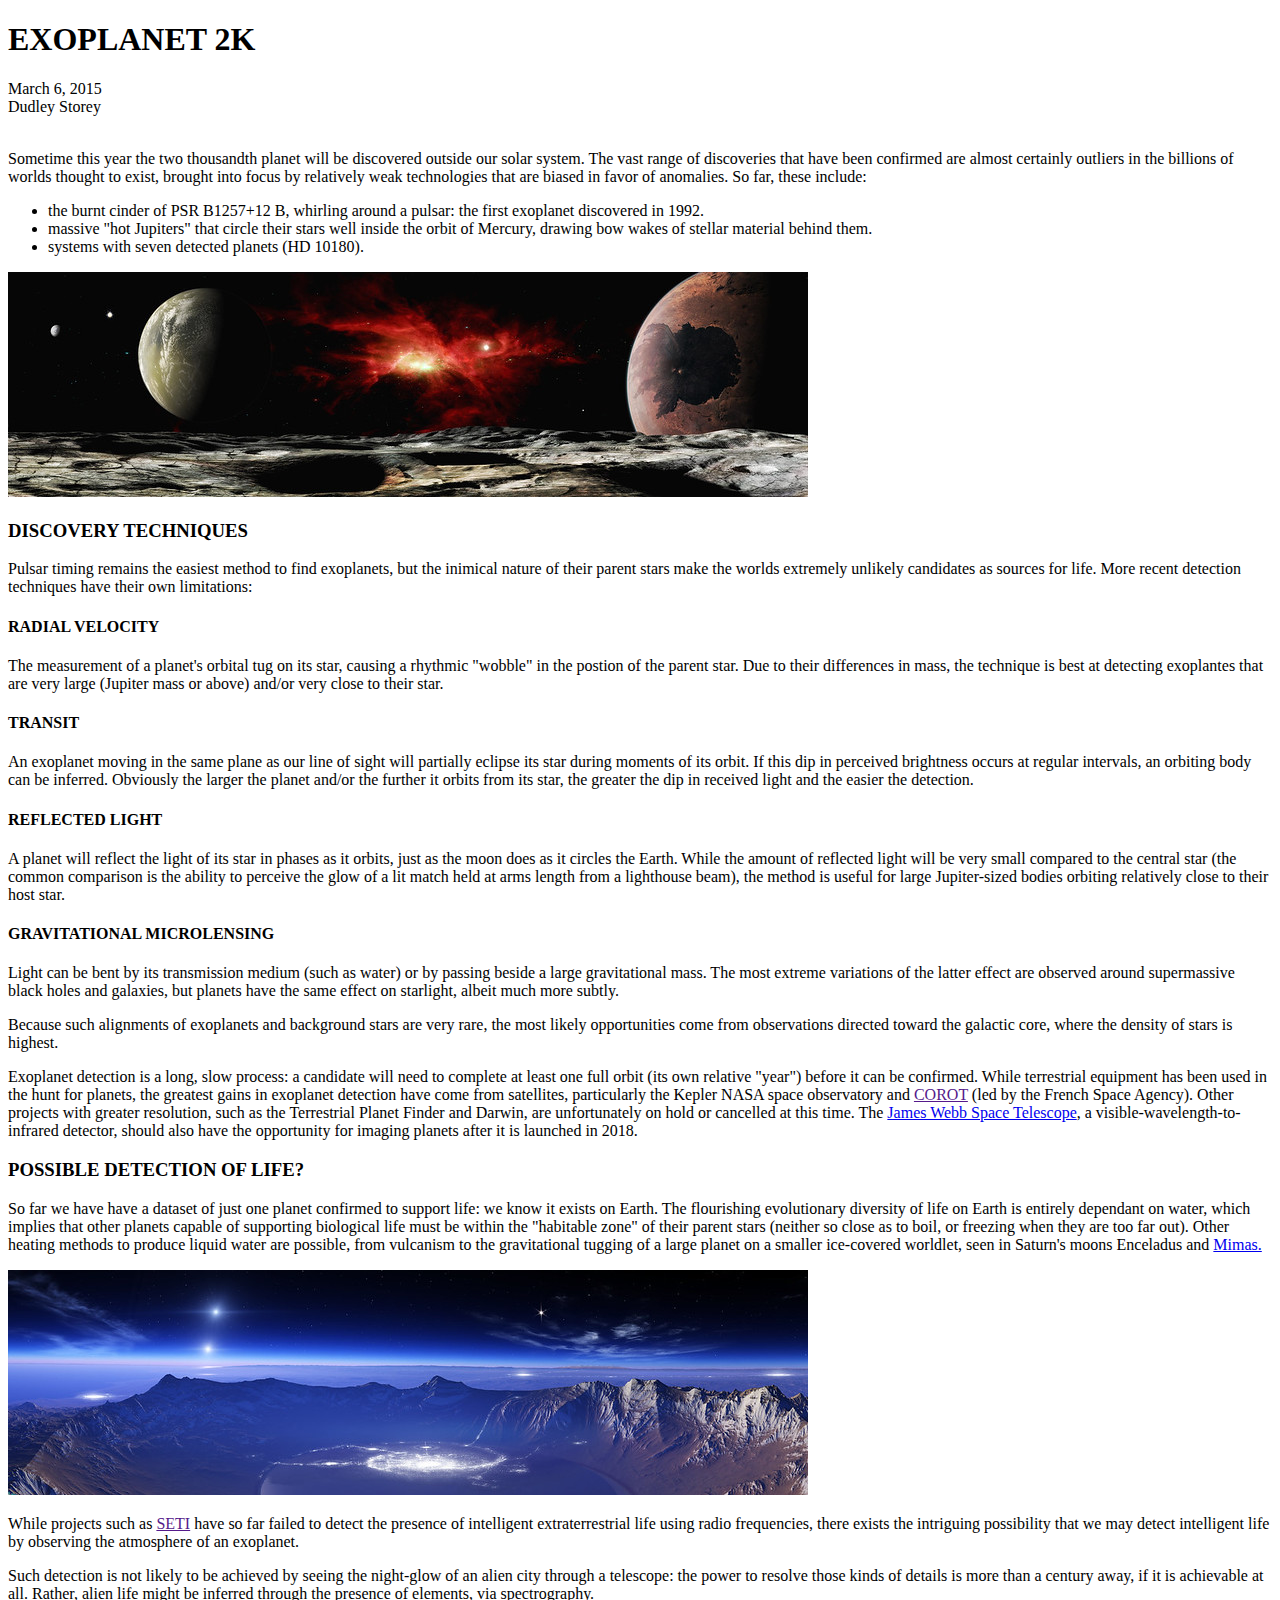
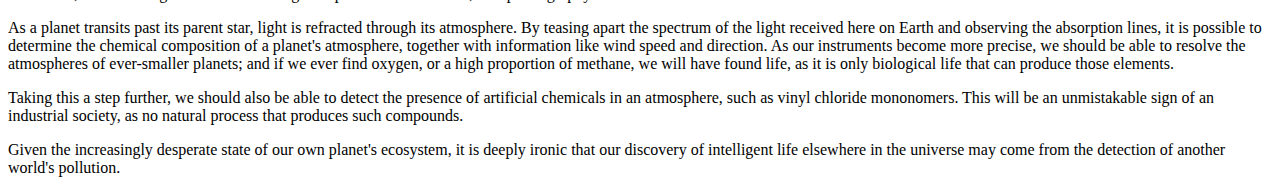
<file: Assignment5/index.html>
<!DOCTYPE html>
<html lang="en">
    <head>
        <meta charset="utf-8">
        <meta name="viewport" content="width=device-width, initial-scale=1.0, shrink-to-fit=no">
        <meta name="description" content="Assignment 3">
        <title>Exoplanet 2k</title>
        <link rel="stylesheet" href="exoplanet.scss" type="text/scss">
    </head>
    <body>

        <h1>EXOPLANET 2K</h1>
        <div class="date">
            March 6, 2015
        </div>

        <div class="name">
            Dudley Storey
        </div>
        <br>
        <div class="p1">
            <p>Sometime this year the two thousandth planet will be discovered outside our solar system. The vast range of discoveries that have been confirmed are almost certainly outliers in the billions of worlds thought to exist, brought into focus by relatively weak technologies that are biased in favor of anomalies. So far, these include: </p>
        </div>

        <div class="list">
            <ul>
                <li>the burnt cinder of PSR B1257+12 B, whirling around a pulsar: the first exoplanet discovered in 1992.</li>
                <li>massive "hot Jupiters" that circle their stars well inside the orbit of Mercury, drawing bow wakes of stellar material behind them.</li>
                <li>systems with seven detected planets (HD 10180).</li>
            </ul>
        </div>
        <img class="miri" src="miridian.jpg" alt="a picture of a space miridian">
        <h3>DISCOVERY TECHNIQUES</h3>
        <div class="p2">
            <p>Pulsar timing remains the easiest method to find exoplanets, but the inimical nature of their parent stars make the worlds extremely unlikely candidates as sources for life. More recent detection techniques have their own limitations:</p>
        </div>

        <h4>RADIAL VELOCITY</h4>
        <div class="RV">
            <p>The measurement of a planet's orbital tug on its star, causing a rhythmic "wobble" in the postion of the parent star. Due to their differences in mass, the technique is best at detecting exoplantes that are very large (Jupiter mass or above) and/or very close to their star.</p>
        </div>

        <h4>TRANSIT</h4>
        <div class="TR">
            <p>An exoplanet moving in the same plane as our line of sight will partially eclipse its star during moments of its orbit. If this dip in perceived brightness occurs at regular intervals, an orbiting body can be inferred. Obviously the larger the planet and/or the further it orbits from its star, the greater the dip in received light and the easier the detection.</p>
        </div>

        <h4>REFLECTED LIGHT</h4>
        <div class="RL">
            <p>A planet will reflect the light of its star in phases as it orbits, just as the moon does as it circles the Earth. While the amount of reflected light will be very small compared to the central star (the common comparison is the ability to perceive the glow of a lit match held at arms length from a lighthouse beam), the method is useful for large Jupiter-sized bodies orbiting relatively close to their host star.</p>
        </div>

        <h4>GRAVITATIONAL MICROLENSING</h4>
        <div class="GL">
            <p>Light can be bent by its transmission medium (such as water) or by passing beside a large gravitational mass. The most extreme variations of the latter effect are observed around supermassive black holes and galaxies, but planets have the same effect on starlight, albeit much more subtly.</p>
            <p>Because such alignments of exoplanets and background stars are very rare, the most likely opportunities come from observations directed toward the galactic core, where the density of stars is highest.</p>
            <p>Exoplanet detection is a long, slow process: a candidate will need to complete at least one full orbit (its own relative "year") before it can be confirmed. While terrestrial equipment has been used in the hunt for planets, the greatest gains in exoplanet detection have come from satellites, particularly the Kepler NASA space observatory and <a href="" title="A space telescope mission that ran from 2006-2013 with the objectives of searching for extrasolar planets with short orbital periods, and perfroming asteroseismology by measuring star oscillation. Stands for Convection, Rotation, and planetary Transits.">COROT</a> (led by the French Space Agency). Other projects with greater resolution, such as the Terrestrial Planet Finder and Darwin, are unfortunately on hold or cancelled at this time. The <a href="https://webb.nasa.gov/content/webbLaunch/needToKnow.html#quickStart">James Webb Space Telescope</a>, a visible-wavelength-to-infrared detector, should also have the opportunity for imaging planets after it is launched in 2018.</p>
        </div>
        
        <h3>POSSIBLE DETECTION OF LIFE?</h3>

        <div class="life1">
            <p>So far we have have a dataset of just one planet confirmed to support life: we know it exists on Earth. The flourishing evolutionary diversity of life on Earth is entirely dependant on water, which implies that other planets capable of supporting biological life must be within the "habitable zone" of their parent stars (neither so close as to boil, or freezing when they are too far out). Other heating methods to produce liquid water are possible, from vulcanism to the gravitational tugging of a large planet on a smaller ice-covered worldlet, seen in Saturn's moons Enceladus and <a href="https://solarsystem.nasa.gov/moons/saturn-moons/mimas/in-depth/">Mimas.</a></p>
        </div>
        <div class="occupado">
            <img src="occupied.jpg" alt="occupied space">
        </div>
        <div class="life2">
            <p>While projects such as <a href="" title="Search for Extraterrestrial Intelligence">SETI</a> have so far failed to detect the presence of intelligent extraterrestrial life using radio frequencies, there exists the intriguing possibility that we may detect intelligent life by observing the atmosphere of an exoplanet.</p>
            <p>Such detection is not likely to be achieved by seeing the night-glow of an alien city through a telescope: the power to resolve those kinds of details is more than a century away, if it is achievable at all. Rather, alien life might be inferred through the presence of elements, via spectrography.</p>
            <p>As a planet transits past its parent star, light is refracted through its atmosphere. By teasing apart the spectrum of the light received here on Earth and observing the absorption lines, it is possible to determine the chemical composition of a planet's atmosphere, together with information like wind speed and direction. As our instruments become more precise, we should be able to resolve the atmospheres of ever-smaller planets; and if we ever find oxygen, or a high proportion of methane, we will have found life, as it is only biological life that can produce those elements.</p>
            <p>Taking this a step further, we should also be able to detect the presence of artificial chemicals in an atmosphere, such as vinyl chloride mononomers. This will be an unmistakable sign of an industrial society, as no natural process that produces such compounds.</p>
            <p>Given the increasingly desperate state of our own planet's ecosystem, it is deeply ironic that our discovery of intelligent life elsewhere in the universe may come from the detection of another world's pollution.</p>
        </div>

    </body>
</html>
</file>
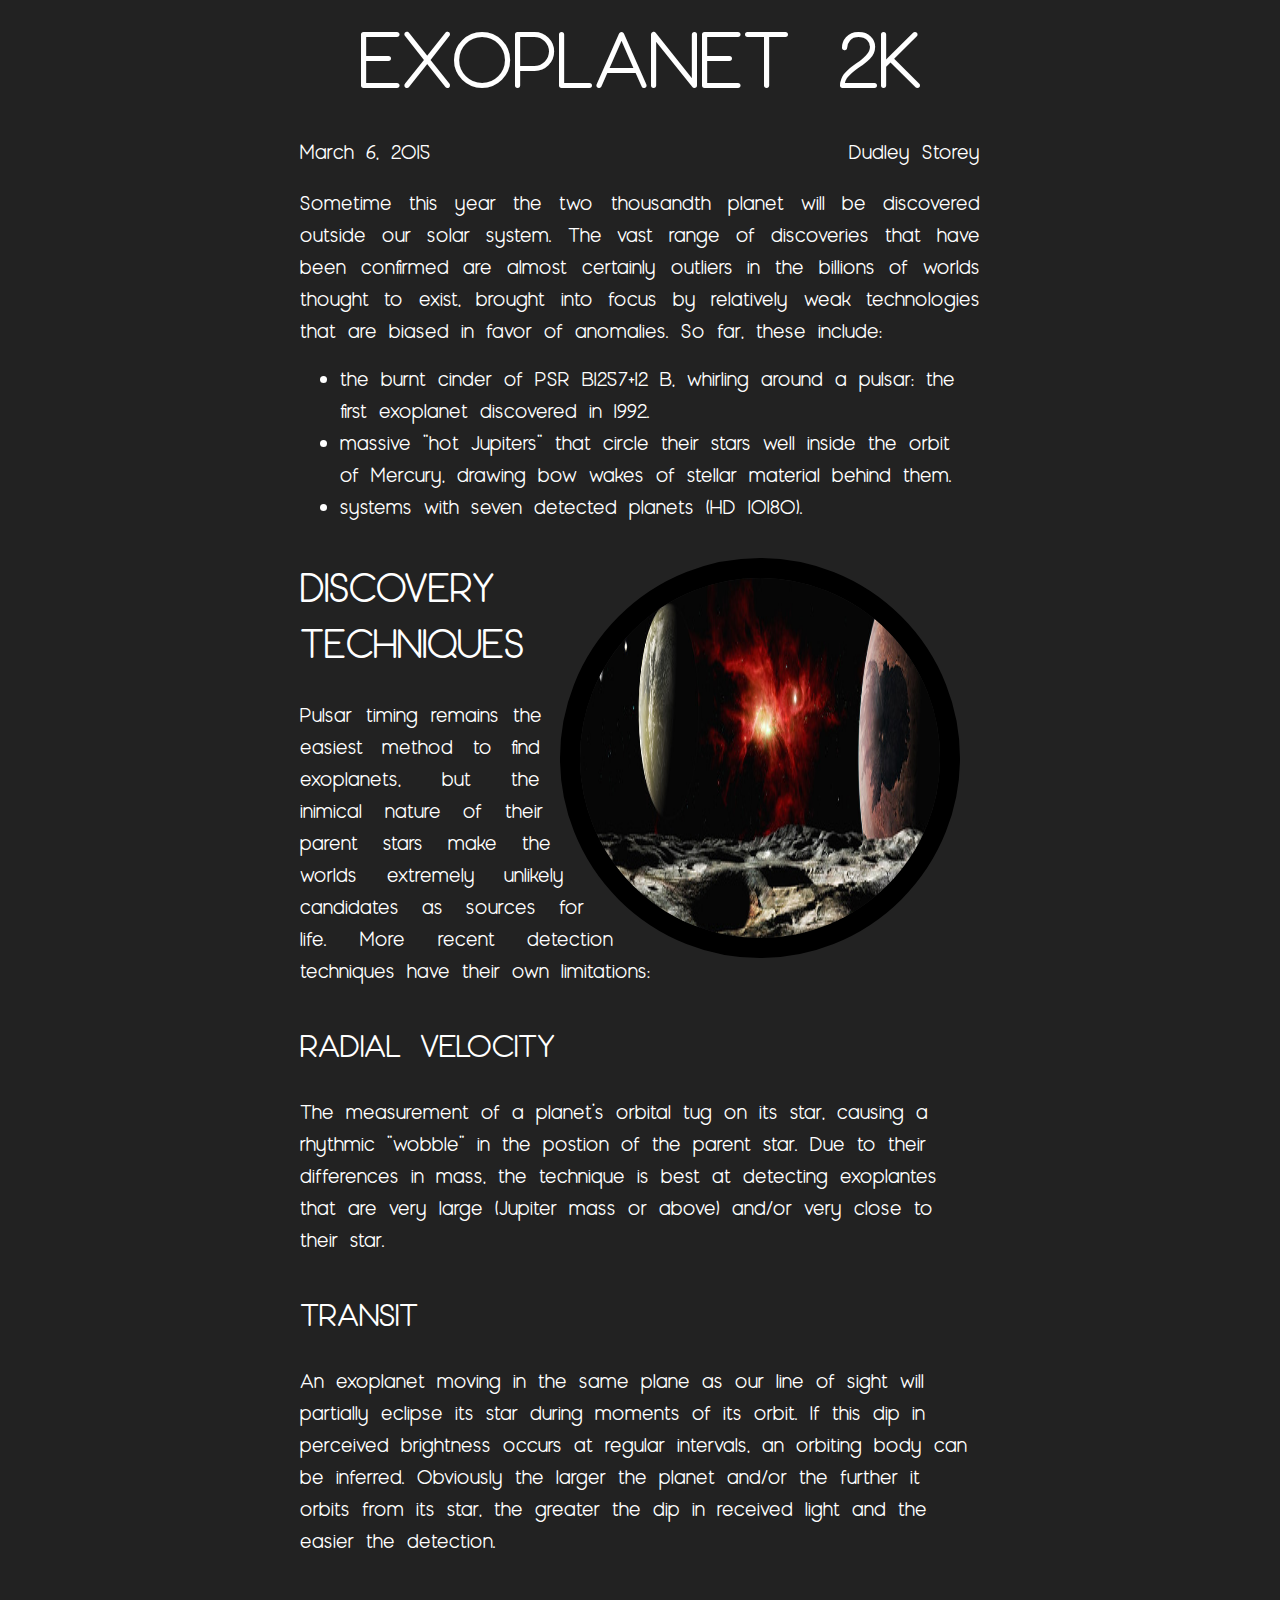
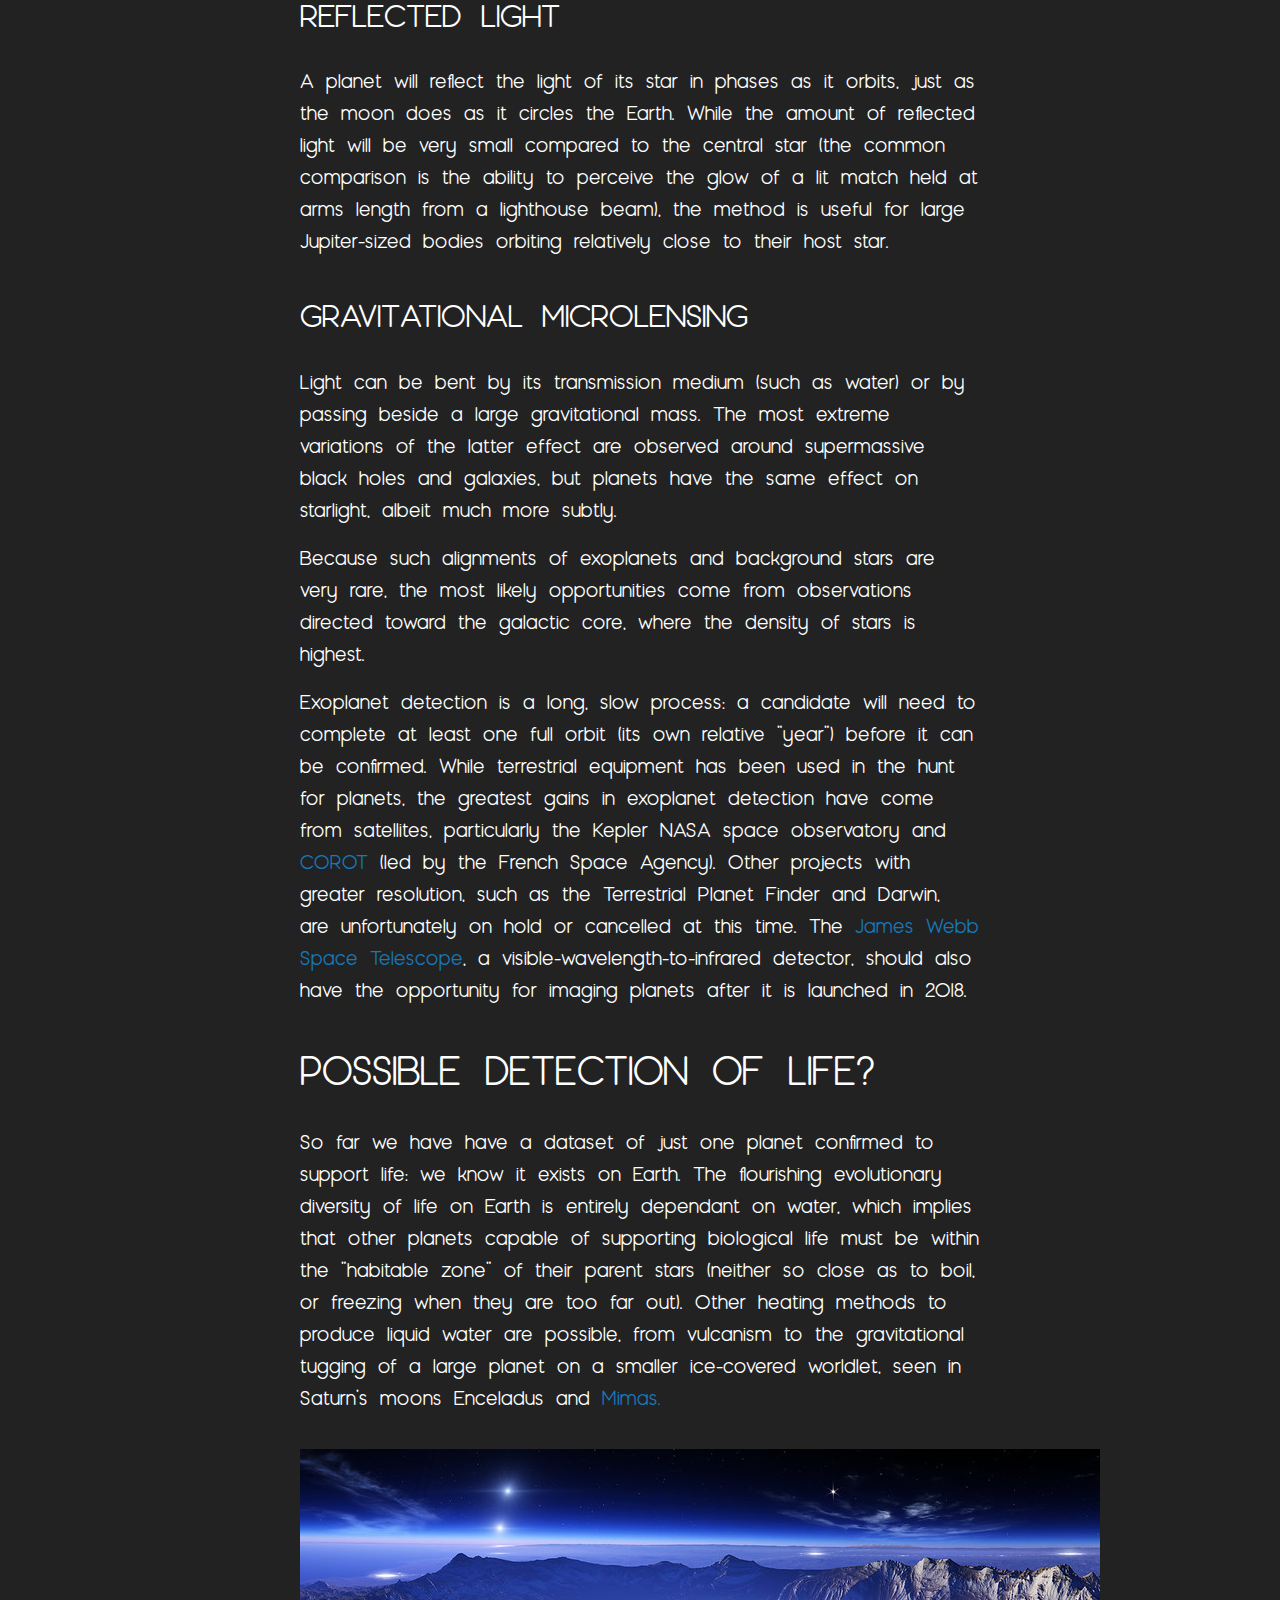
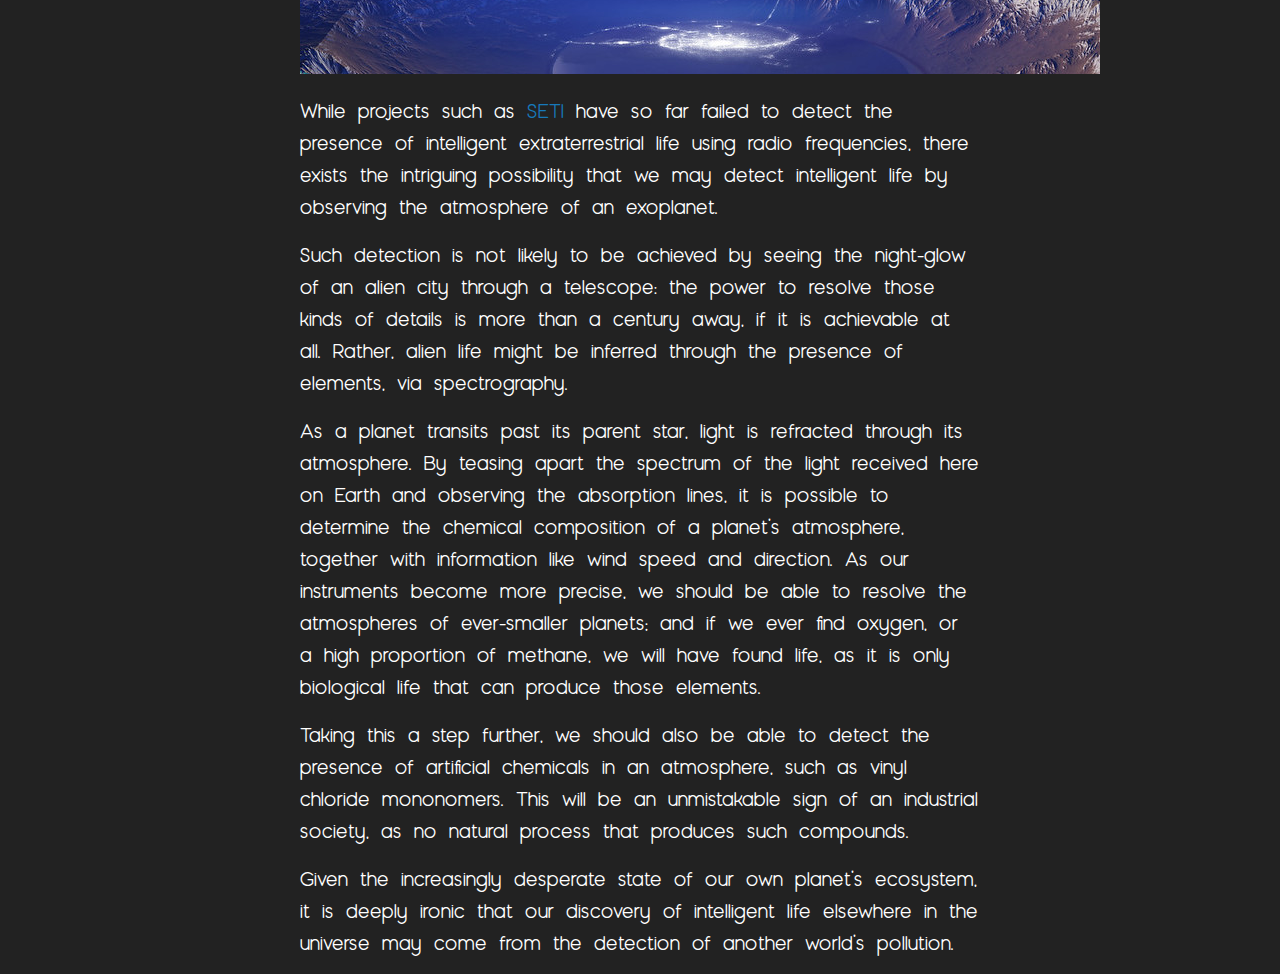
<file: Assignment4/exoplanet.html>
<!DOCTYPE html>
<html lang="en">
    <head>
        <meta charset="utf-8">
        <meta name="viewport" content="width=device-width, initial-scale=1.0, shrink-to-fit=no">
        <meta name="description" content="Assignment 3">
        <title>Exoplanet 2k</title>
        <link rel="stylesheet" href="exoplanet.css" type="text/css">
    </head>
    <body>

        <h1>EXOPLANET 2K</h1>
        <div class="date">
            March 6, 2015
        </div>

        <div class="name">
            Dudley Storey
        </div>
        <br>
        <div class="p1">
            <p>Sometime this year the two thousandth planet will be discovered outside our solar system. The vast range of discoveries that have been confirmed are almost certainly outliers in the billions of worlds thought to exist, brought into focus by relatively weak technologies that are biased in favor of anomalies. So far, these include: </p>
        </div>

        <div class="list">
            <ul>
                <li>the burnt cinder of PSR B1257+12 B, whirling around a pulsar: the first exoplanet discovered in 1992.</li>
                <li>massive "hot Jupiters" that circle their stars well inside the orbit of Mercury, drawing bow wakes of stellar material behind them.</li>
                <li>systems with seven detected planets (HD 10180).</li>
            </ul>
        </div>
        <img class="miri" src="miridian.jpg" alt="a picture of a space miridian">
        <h3>DISCOVERY TECHNIQUES</h3>
        <div class="p2">
            <p>Pulsar timing remains the easiest method to find exoplanets, but the inimical nature of their parent stars make the worlds extremely unlikely candidates as sources for life. More recent detection techniques have their own limitations:</p>
        </div>

        <h4>RADIAL VELOCITY</h4>
        <div class="RV">
            <p>The measurement of a planet's orbital tug on its star, causing a rhythmic "wobble" in the postion of the parent star. Due to their differences in mass, the technique is best at detecting exoplantes that are very large (Jupiter mass or above) and/or very close to their star.</p>
        </div>

        <h4>TRANSIT</h4>
        <div class="TR">
            <p>An exoplanet moving in the same plane as our line of sight will partially eclipse its star during moments of its orbit. If this dip in perceived brightness occurs at regular intervals, an orbiting body can be inferred. Obviously the larger the planet and/or the further it orbits from its star, the greater the dip in received light and the easier the detection.</p>
        </div>

        <h4>REFLECTED LIGHT</h4>
        <div class="RL">
            <p>A planet will reflect the light of its star in phases as it orbits, just as the moon does as it circles the Earth. While the amount of reflected light will be very small compared to the central star (the common comparison is the ability to perceive the glow of a lit match held at arms length from a lighthouse beam), the method is useful for large Jupiter-sized bodies orbiting relatively close to their host star.</p>
        </div>

        <h4>GRAVITATIONAL MICROLENSING</h4>
        <div class="GL">
            <p>Light can be bent by its transmission medium (such as water) or by passing beside a large gravitational mass. The most extreme variations of the latter effect are observed around supermassive black holes and galaxies, but planets have the same effect on starlight, albeit much more subtly.</p>
            <p>Because such alignments of exoplanets and background stars are very rare, the most likely opportunities come from observations directed toward the galactic core, where the density of stars is highest.</p>
            <p>Exoplanet detection is a long, slow process: a candidate will need to complete at least one full orbit (its own relative "year") before it can be confirmed. While terrestrial equipment has been used in the hunt for planets, the greatest gains in exoplanet detection have come from satellites, particularly the Kepler NASA space observatory and <a href="" title="A space telescope mission that ran from 2006-2013 with the objectives of searching for extrasolar planets with short orbital periods, and perfroming asteroseismology by measuring star oscillation. Stands for Convection, Rotation, and planetary Transits.">COROT</a> (led by the French Space Agency). Other projects with greater resolution, such as the Terrestrial Planet Finder and Darwin, are unfortunately on hold or cancelled at this time. The <a href="https://webb.nasa.gov/content/webbLaunch/needToKnow.html#quickStart">James Webb Space Telescope</a>, a visible-wavelength-to-infrared detector, should also have the opportunity for imaging planets after it is launched in 2018.</p>
        </div>
        
        <h3>POSSIBLE DETECTION OF LIFE?</h3>

        <div class="life1">
            <p>So far we have have a dataset of just one planet confirmed to support life: we know it exists on Earth. The flourishing evolutionary diversity of life on Earth is entirely dependant on water, which implies that other planets capable of supporting biological life must be within the "habitable zone" of their parent stars (neither so close as to boil, or freezing when they are too far out). Other heating methods to produce liquid water are possible, from vulcanism to the gravitational tugging of a large planet on a smaller ice-covered worldlet, seen in Saturn's moons Enceladus and <a href="https://solarsystem.nasa.gov/moons/saturn-moons/mimas/in-depth/">Mimas.</a></p>
        </div>
        <div class="occupado">
            <img src="occupied.jpg" alt="occupied space">
        </div>
        <div class="life2">
            <p>While projects such as <a href="" title="Search for Extraterrestrial Intelligence">SETI</a> have so far failed to detect the presence of intelligent extraterrestrial life using radio frequencies, there exists the intriguing possibility that we may detect intelligent life by observing the atmosphere of an exoplanet.</p>
            <p>Such detection is not likely to be achieved by seeing the night-glow of an alien city through a telescope: the power to resolve those kinds of details is more than a century away, if it is achievable at all. Rather, alien life might be inferred through the presence of elements, via spectrography.</p>
            <p>As a planet transits past its parent star, light is refracted through its atmosphere. By teasing apart the spectrum of the light received here on Earth and observing the absorption lines, it is possible to determine the chemical composition of a planet's atmosphere, together with information like wind speed and direction. As our instruments become more precise, we should be able to resolve the atmospheres of ever-smaller planets; and if we ever find oxygen, or a high proportion of methane, we will have found life, as it is only biological life that can produce those elements.</p>
            <p>Taking this a step further, we should also be able to detect the presence of artificial chemicals in an atmosphere, such as vinyl chloride mononomers. This will be an unmistakable sign of an industrial society, as no natural process that produces such compounds.</p>
            <p>Given the increasingly desperate state of our own planet's ecosystem, it is deeply ironic that our discovery of intelligent life elsewhere in the universe may come from the detection of another world's pollution.</p>
        </div>

    </body>
</html>
</file>
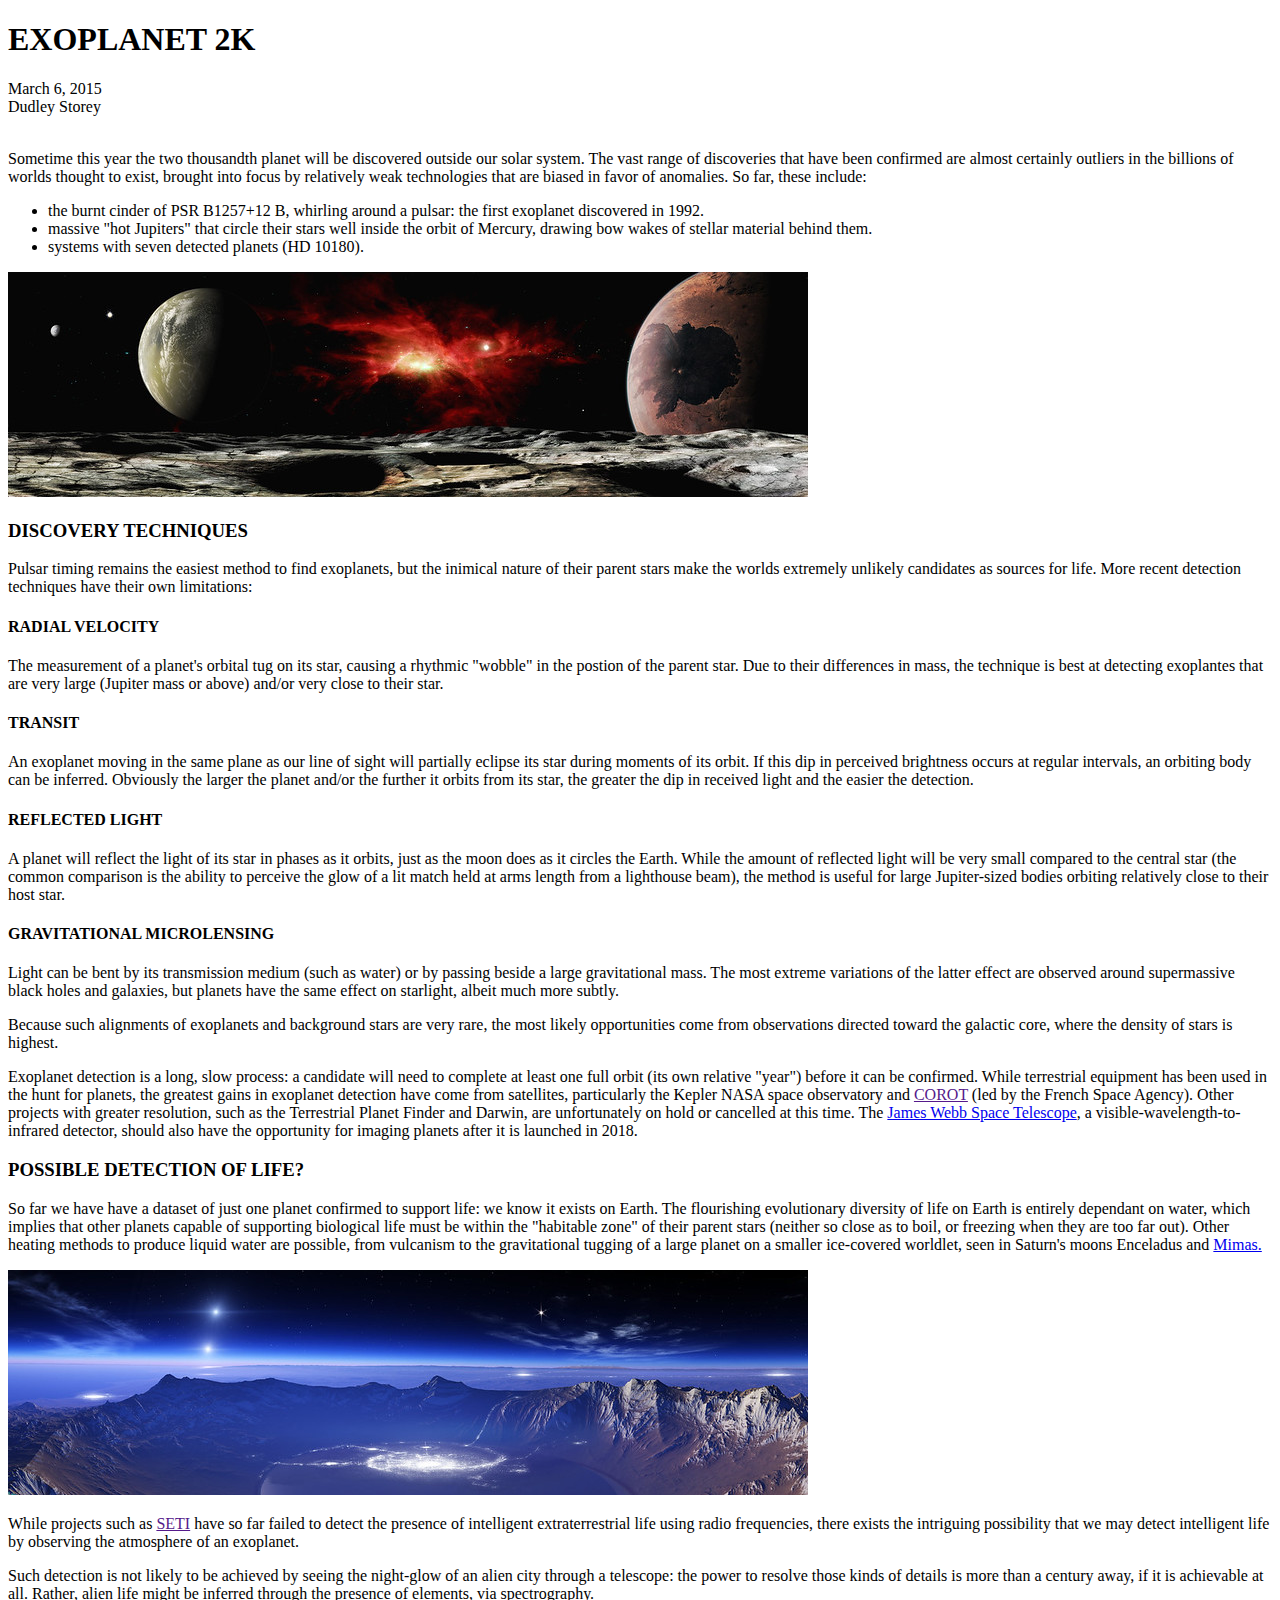
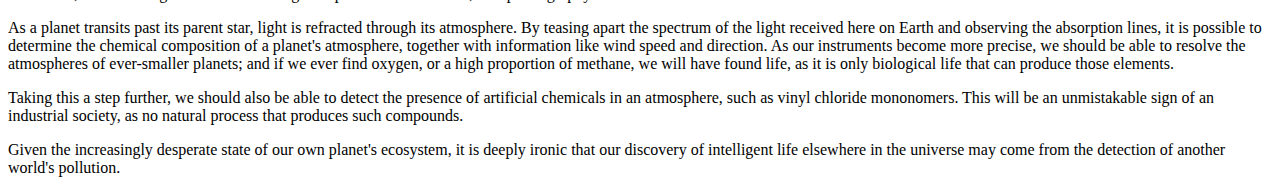
<file: Assignment5/exoplanet.html>
<!DOCTYPE html>
<html lang="en">
    <head>
        <meta charset="utf-8">
        <meta name="viewport" content="width=device-width, initial-scale=1.0, shrink-to-fit=no">
        <meta name="description" content="Assignment 3">
        <title>Exoplanet 2k</title>
        <link rel="stylesheet" href="exoplanet.scss" type="text/scss">
    </head>
    <body>

        <h1>EXOPLANET 2K</h1>
        <div class="date">
            March 6, 2015
        </div>

        <div class="name">
            Dudley Storey
        </div>
        <br>
        <div class="p1">
            <p>Sometime this year the two thousandth planet will be discovered outside our solar system. The vast range of discoveries that have been confirmed are almost certainly outliers in the billions of worlds thought to exist, brought into focus by relatively weak technologies that are biased in favor of anomalies. So far, these include: </p>
        </div>

        <div class="list">
            <ul>
                <li>the burnt cinder of PSR B1257+12 B, whirling around a pulsar: the first exoplanet discovered in 1992.</li>
                <li>massive "hot Jupiters" that circle their stars well inside the orbit of Mercury, drawing bow wakes of stellar material behind them.</li>
                <li>systems with seven detected planets (HD 10180).</li>
            </ul>
        </div>
        <img class="miri" src="miridian.jpg" alt="a picture of a space miridian">
        <h3>DISCOVERY TECHNIQUES</h3>
        <div class="p2">
            <p>Pulsar timing remains the easiest method to find exoplanets, but the inimical nature of their parent stars make the worlds extremely unlikely candidates as sources for life. More recent detection techniques have their own limitations:</p>
        </div>

        <h4>RADIAL VELOCITY</h4>
        <div class="RV">
            <p>The measurement of a planet's orbital tug on its star, causing a rhythmic "wobble" in the postion of the parent star. Due to their differences in mass, the technique is best at detecting exoplantes that are very large (Jupiter mass or above) and/or very close to their star.</p>
        </div>

        <h4>TRANSIT</h4>
        <div class="TR">
            <p>An exoplanet moving in the same plane as our line of sight will partially eclipse its star during moments of its orbit. If this dip in perceived brightness occurs at regular intervals, an orbiting body can be inferred. Obviously the larger the planet and/or the further it orbits from its star, the greater the dip in received light and the easier the detection.</p>
        </div>

        <h4>REFLECTED LIGHT</h4>
        <div class="RL">
            <p>A planet will reflect the light of its star in phases as it orbits, just as the moon does as it circles the Earth. While the amount of reflected light will be very small compared to the central star (the common comparison is the ability to perceive the glow of a lit match held at arms length from a lighthouse beam), the method is useful for large Jupiter-sized bodies orbiting relatively close to their host star.</p>
        </div>

        <h4>GRAVITATIONAL MICROLENSING</h4>
        <div class="GL">
            <p>Light can be bent by its transmission medium (such as water) or by passing beside a large gravitational mass. The most extreme variations of the latter effect are observed around supermassive black holes and galaxies, but planets have the same effect on starlight, albeit much more subtly.</p>
            <p>Because such alignments of exoplanets and background stars are very rare, the most likely opportunities come from observations directed toward the galactic core, where the density of stars is highest.</p>
            <p>Exoplanet detection is a long, slow process: a candidate will need to complete at least one full orbit (its own relative "year") before it can be confirmed. While terrestrial equipment has been used in the hunt for planets, the greatest gains in exoplanet detection have come from satellites, particularly the Kepler NASA space observatory and <a href="" title="A space telescope mission that ran from 2006-2013 with the objectives of searching for extrasolar planets with short orbital periods, and perfroming asteroseismology by measuring star oscillation. Stands for Convection, Rotation, and planetary Transits.">COROT</a> (led by the French Space Agency). Other projects with greater resolution, such as the Terrestrial Planet Finder and Darwin, are unfortunately on hold or cancelled at this time. The <a href="https://webb.nasa.gov/content/webbLaunch/needToKnow.html#quickStart">James Webb Space Telescope</a>, a visible-wavelength-to-infrared detector, should also have the opportunity for imaging planets after it is launched in 2018.</p>
        </div>
        
        <h3>POSSIBLE DETECTION OF LIFE?</h3>

        <div class="life1">
            <p>So far we have have a dataset of just one planet confirmed to support life: we know it exists on Earth. The flourishing evolutionary diversity of life on Earth is entirely dependant on water, which implies that other planets capable of supporting biological life must be within the "habitable zone" of their parent stars (neither so close as to boil, or freezing when they are too far out). Other heating methods to produce liquid water are possible, from vulcanism to the gravitational tugging of a large planet on a smaller ice-covered worldlet, seen in Saturn's moons Enceladus and <a href="https://solarsystem.nasa.gov/moons/saturn-moons/mimas/in-depth/">Mimas.</a></p>
        </div>
        <div class="occupado">
            <img src="occupied.jpg" alt="occupied space">
        </div>
        <div class="life2">
            <p>While projects such as <a href="" title="Search for Extraterrestrial Intelligence">SETI</a> have so far failed to detect the presence of intelligent extraterrestrial life using radio frequencies, there exists the intriguing possibility that we may detect intelligent life by observing the atmosphere of an exoplanet.</p>
            <p>Such detection is not likely to be achieved by seeing the night-glow of an alien city through a telescope: the power to resolve those kinds of details is more than a century away, if it is achievable at all. Rather, alien life might be inferred through the presence of elements, via spectrography.</p>
            <p>As a planet transits past its parent star, light is refracted through its atmosphere. By teasing apart the spectrum of the light received here on Earth and observing the absorption lines, it is possible to determine the chemical composition of a planet's atmosphere, together with information like wind speed and direction. As our instruments become more precise, we should be able to resolve the atmospheres of ever-smaller planets; and if we ever find oxygen, or a high proportion of methane, we will have found life, as it is only biological life that can produce those elements.</p>
            <p>Taking this a step further, we should also be able to detect the presence of artificial chemicals in an atmosphere, such as vinyl chloride mononomers. This will be an unmistakable sign of an industrial society, as no natural process that produces such compounds.</p>
            <p>Given the increasingly desperate state of our own planet's ecosystem, it is deeply ironic that our discovery of intelligent life elsewhere in the universe may come from the detection of another world's pollution.</p>
        </div>

    </body>
</html>
</file>
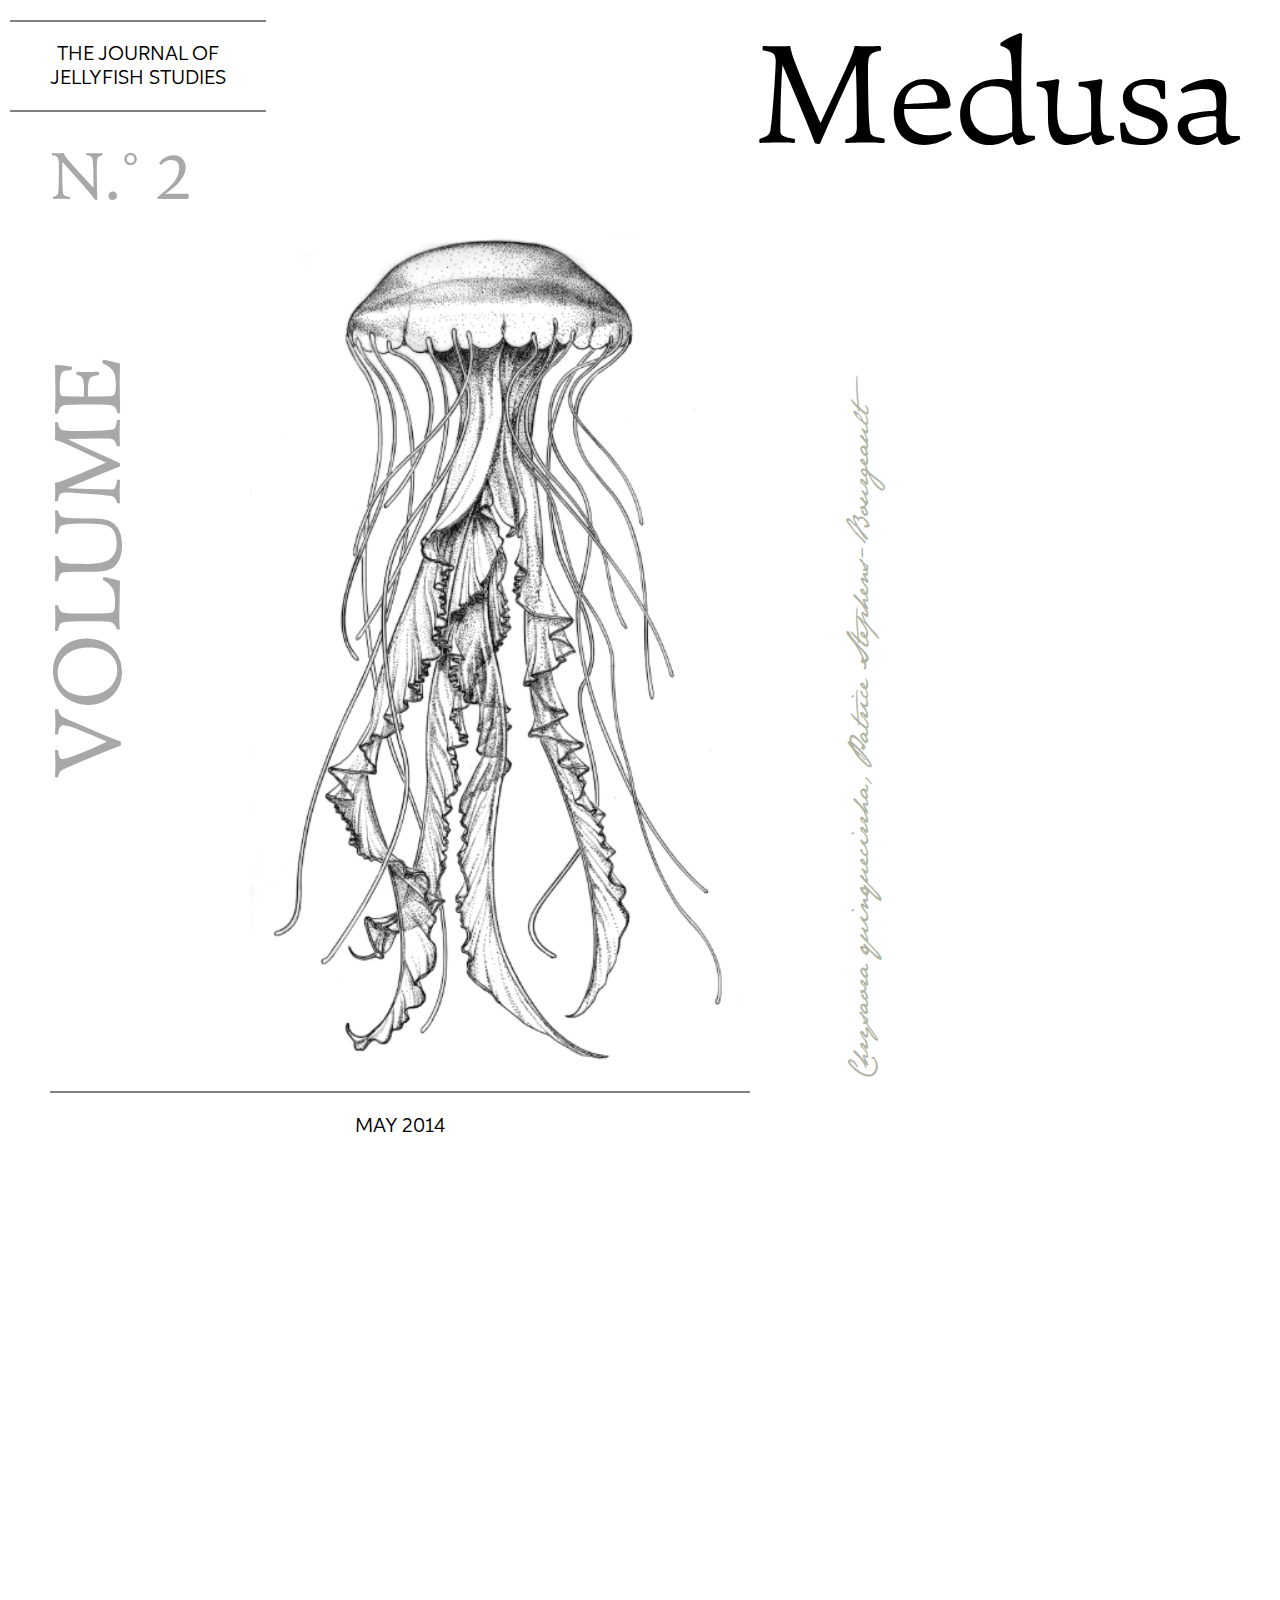
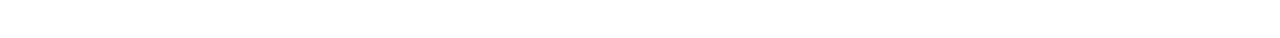
<file: Assignment3/Jelly/jelly.html>
<!DOCTYPE html>
<html lang="en">
    <head>
        <meta charset="utf-8">
        <meta name="viewport" content="width=device-width, initial-scale=1.0, shrink-to-fit=no">
        <meta name="description" content="Assignment 3">
        <title>Advanced Jellyfish Typography</title>
        <link rel="stylesheet" href="jelly.css" type="text/css">
    </head>
    <body>
         <div class="jrnl">
            The Journal of<br>
            Jellyfish Studies
         </div> 
         <div class="snake">
            Medusa
         </div>
        <div class="vol">
            Volume
        </div>
        <div class="fancy">
            N.&#176 2
        <div class="jimg">
            <img src="jellypic.PNG"/>
        </div>
        <div class="latin">
            Chrysaora quinquecirrha, Patrice Stephens-Bourgeault 
        </div>

        <footer>
            May 2014
        </footer>
    </body>
</file>
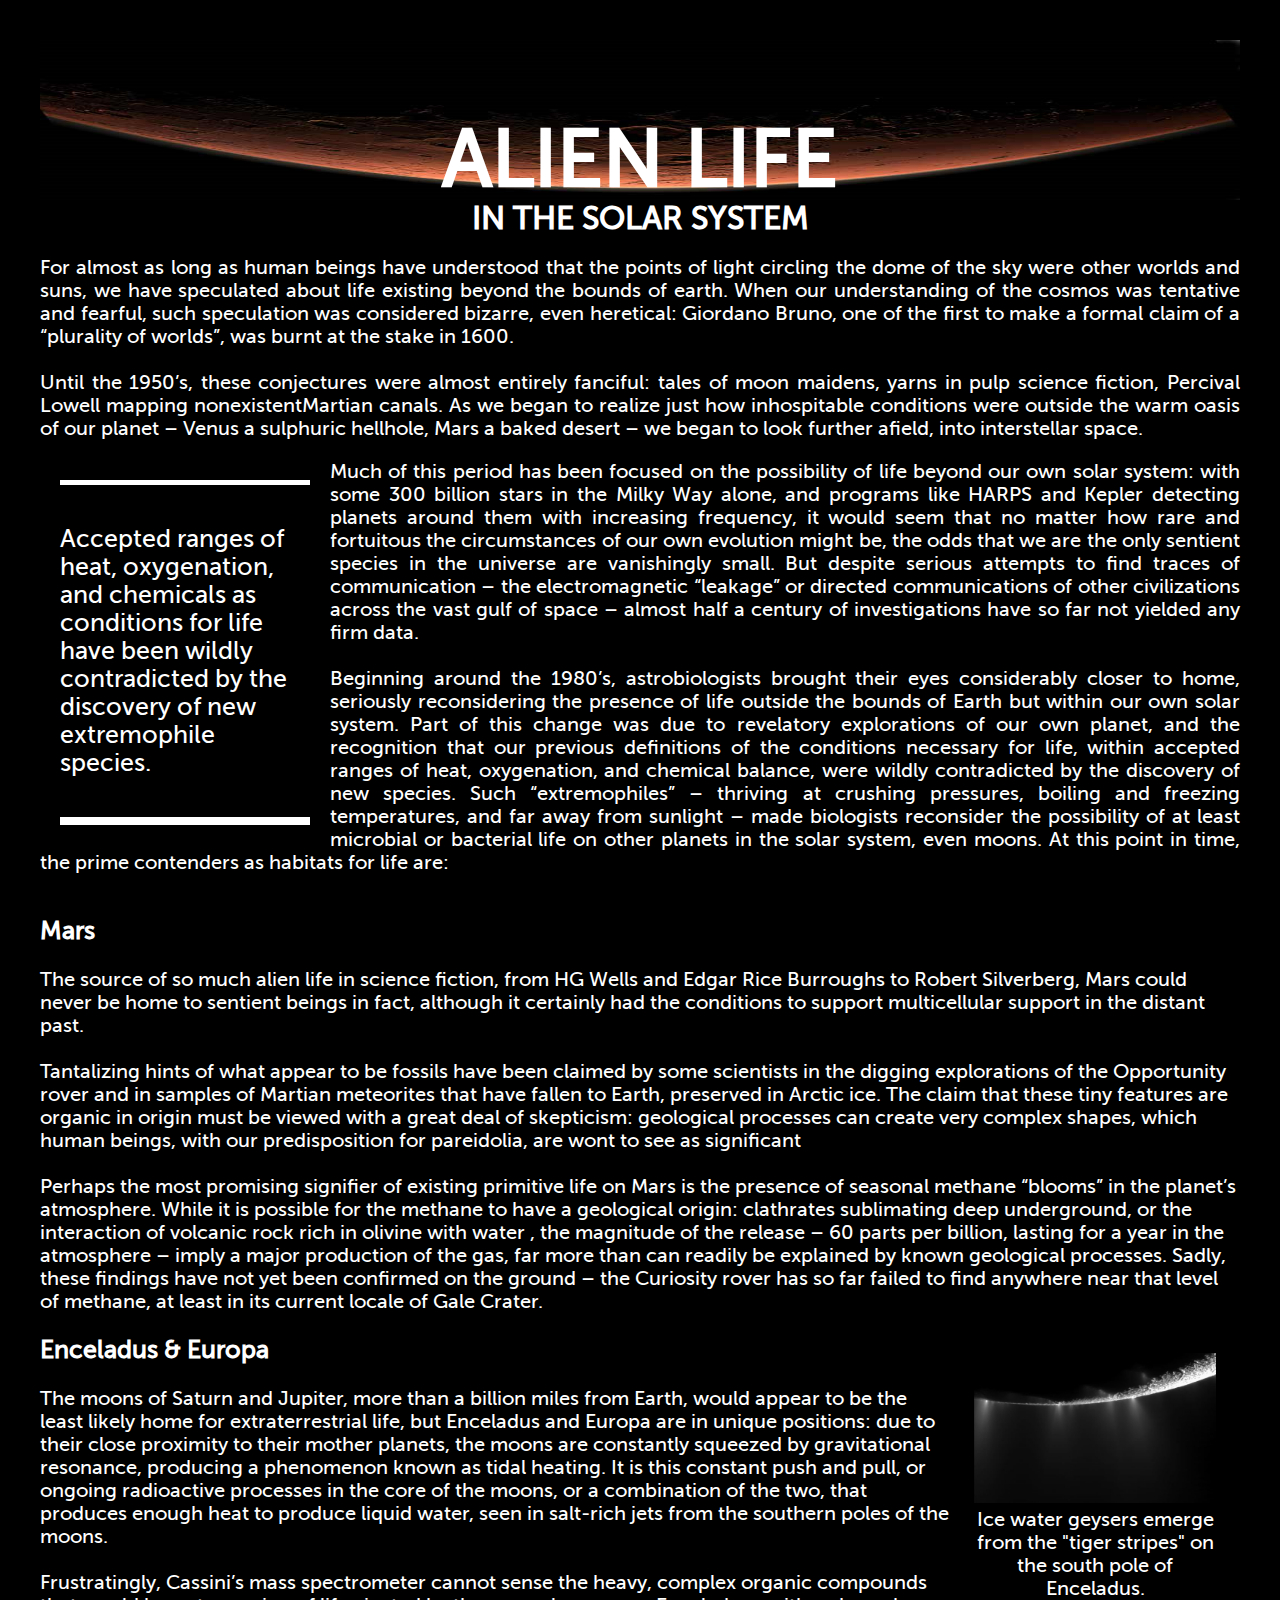
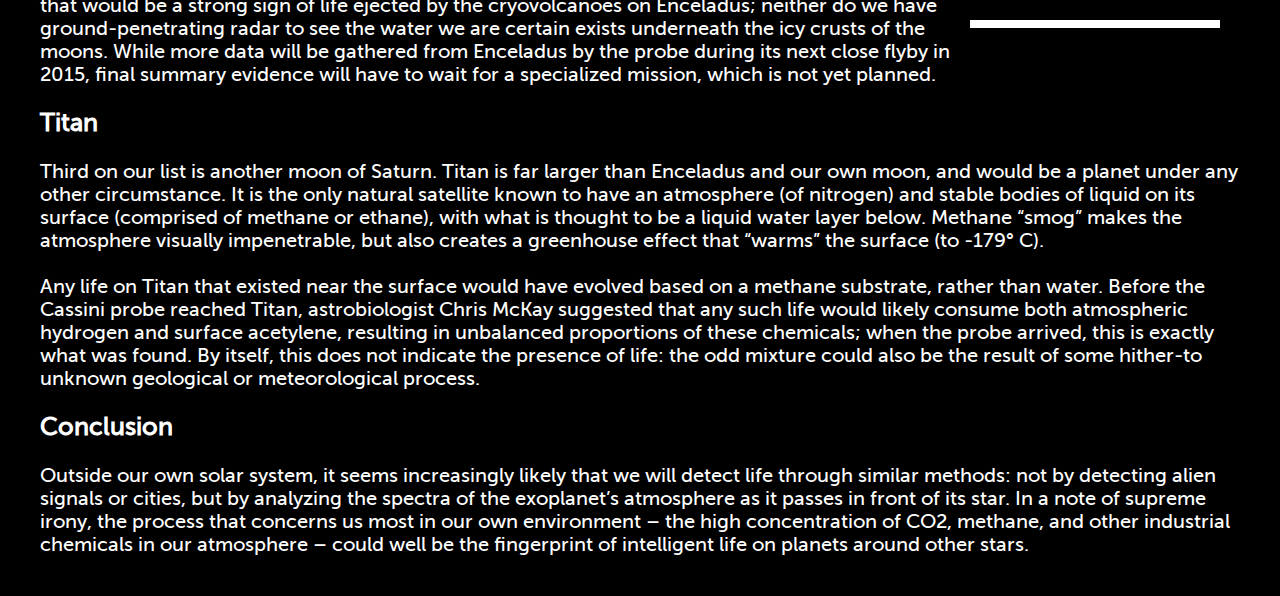
<file: Assignment3/Mars/ass3.html>
<!DOCTYPE html>
<html lang="en">
    <head>
        <meta charset="utf-8">
        <meta name="viewport" content="width=device-width, initial-scale=1.0, shrink-to-fit=no">
        <meta name="description" content="Assignment 3">
        <title>Alien Life: In the Solar System</title>
        <title>Alien Life: In the Solar System</title>
        <link rel="stylesheet" href="mars.css" type="text/css">
    </head>
    <body>

        <h1> ALIEN LIFE</h1>
        <h3> IN THE SOLAR SYSTEM</h3>

        <div class="p1">
            <p>For almost as long as human beings have understood that the points of light circling the dome of the sky were other worlds and suns, we have speculated about life existing beyond the bounds of earth. When our understanding of the cosmos was tentative and fearful, such speculation was considered bizarre, even heretical: Giordano Bruno, one of the first to make a formal claim of a “plurality of worlds”, was burnt at the stake in 1600.</p>

            <br><p>Until the 1950’s, these conjectures were almost entirely fanciful: tales of moon maidens, yarns in pulp science fiction, Percival Lowell mapping nonexistentMartian canals. As we began to realize just how inhospitable conditions were outside the warm oasis of our planet – Venus a sulphuric hellhole, Mars a baked desert – we began to look further afield, into interstellar space.</p>
        </div>
        <div class="callout1">
            Accepted ranges of heat, oxygenation, and chemicals as conditions for life have been wildly contradicted by the discovery of new extremophile species.
        </div>
        <div class="p2">
            <p>Much of this period has been focused on the possibility of life beyond our own solar system: with some 300 billion stars in the Milky Way alone, and programs like HARPS and Kepler detecting planets around them with increasing frequency, it would seem that no matter how rare and fortuitous the circumstances of our own evolution might be, the odds that we are the only sentient species in the universe are vanishingly small. But despite serious attempts to find traces of communication – the electromagnetic “leakage” or directed communications of other civilizations across the vast gulf of space – almost half a century of investigations have so far not yielded any firm data.</p>

            <br><p>Beginning around the 1980’s, astrobiologists brought their eyes considerably closer to home, seriously reconsidering the presence of life outside the bounds of Earth but within our own solar system. Part of this change was due to revelatory explorations of our own planet, and the recognition that our previous definitions of the conditions necessary for life, within accepted ranges of heat, oxygenation, and chemical balance, were wildly contradicted by the discovery of new species. Such “extremophiles” – thriving at crushing pressures, boiling and freezing temperatures, and far away from sunlight – made biologists reconsider the possibility of at least microbial or bacterial life on other planets in the solar system, even moons. At this point in time, the prime contenders as habitats for life are:</p>
        </div>
        <br><div class="mars"><h4> Mars</h4></div>
        <div class="p3">
            <br><p>The source of so much alien life in science fiction, from HG Wells and Edgar Rice Burroughs to Robert Silverberg, Mars could never be home to sentient beings in fact, although it certainly had the conditions to support multicellular support in the distant past.</p>
        
            <br><p>Tantalizing hints of what appear to be fossils have been claimed by some scientists in the digging explorations of the Opportunity rover and in samples of Martian meteorites that have fallen to Earth, preserved in Arctic ice. The claim that these tiny features are organic in origin must be viewed with a great deal of skepticism: geological processes can create very complex shapes, which human beings, with our predisposition for pareidolia, are wont to see as significant</p>
       
            <br><p>Perhaps the most promising signifier of existing primitive life on Mars is the presence of seasonal methane “blooms” in the planet’s atmosphere. While it is possible for the methane to have a geological origin: clathrates sublimating deep underground, or the interaction of volcanic rock rich in olivine with water , the magnitude of the release – 60 parts per billion, lasting for a year in the atmosphere – imply a major production of the gas, far more than can readily be explained by known geological processes. Sadly, these findings have not yet been confirmed on the ground – the Curiosity rover has so far failed to find anywhere near that level of methane, at least in its current locale of Gale Crater.</p>
        </div>
        <div class="callout2">
            <img class="enceladus" src="enceladus.jpg" alt="ice water geysers on the planet Mars">
            Ice water geysers emerge from the "tiger stripes" on the south pole of Enceladus.
        </div>  
        <br><div class="europa"><h4>Enceladus &#38 Europa</h4></div>
        <div class="p4">
            <br><p>The moons of Saturn and Jupiter, more than a billion miles from Earth, would appear to be the least likely home for extraterrestrial life, but Enceladus and Europa are in unique positions: due to their close proximity to their mother planets, the moons are constantly squeezed by gravitational resonance, producing a phenomenon known as tidal heating. It is this constant push and pull, or ongoing radioactive processes in the core of the moons, or a combination of the two, that produces enough heat to produce liquid water, seen in salt-rich jets from the southern poles of the moons.</p>
        
            <br><p>Frustratingly, Cassini’s mass spectrometer cannot sense the heavy, complex organic compounds that would be a strong sign of life ejected by the cryovolcanoes on Enceladus; neither do we have ground-penetrating radar to see the water we are certain exists underneath the icy crusts of the moons. While more data will be gathered from Enceladus by the probe during its next close flyby in 2015, final summary evidence will have to wait for a specialized mission, which is not yet planned.</p>
        </div>
        <br><div class="titan"><h4>Titan</h4></div>
        <div class="p5">
            <br><p>Third on our list is another moon of Saturn. Titan is far larger than Enceladus and our own moon, and would be a planet under any other circumstance. It is the only natural satellite known to have an atmosphere (of nitrogen) and stable bodies of liquid on its surface (comprised of methane or ethane), with what is thought to be a liquid water layer below. Methane “smog” makes the atmosphere visually impenetrable, but also creates a greenhouse effect that “warms” the surface (to -179° C).</p>
       
            <br><p>Any life on Titan that existed near the surface would have evolved based on a methane substrate, rather than water. Before the Cassini probe reached Titan, astrobiologist Chris McKay suggested that any such life would likely consume both atmospheric hydrogen and surface acetylene, resulting in unbalanced proportions of these chemicals; when the probe arrived, this is exactly what was found. By itself, this does not indicate the presence of life: the odd mixture could also be the result of some hither-to unknown geological or meteorological process.</p>
        </div>
        <br><div class="conclusion"><h4>Conclusion</h4></div>
        <br><p>Outside our own solar system, it seems increasingly likely that we will detect life through similar methods: not by detecting alien signals or cities, but by analyzing the spectra of the exoplanet’s atmosphere as it passes in front of its star. In a note of supreme irony, the process that concerns us most in our own environment – the high concentration of CO2, methane, and other industrial chemicals in our atmosphere – could well be the fingerprint of intelligent life on planets around other stars.</p>

    </body>
</html>
</file>
<file: Assignment3/Jelly/jelly.css>
*{
    margin: 0;
    padding: 0;
    box-sizing: border-box;
}

@font-face {
    font-family: "Aspira";
    src: url(Aspira-DEMO.otf);
}

@font-face {
    font-family: "JaneAusten";
    src: url(JaneAust.ttf);
}

@font-face {
    font-family: "Pesaro";
    src: url(Pesaro-Light.otf);
}

.jrnl {
    font-family: "Aspira";
    font-size: 20px;
    text-transform: uppercase;
    float: left;
    text-align: center;
    border-top: 2px solid gray;
    border-bottom: 2px solid gray;
    margin-top: 20px;
    margin-bottom: 20px;
    margin-left: 10px;
    padding-top: 20px;
    padding-bottom: 20px;
    padding-left: 40px;
    padding-right: 40px;
}

.snake {
    font-family: "Pesaro";
    font-size: 150px;
    float: right;
    margin-right: 40px;
}

.vol {
    font-family: "Pesaro";
    font-size: 100px;
    text-transform: uppercase;
    color: #A8A8A8;
    transform: rotate(-90deg);
    float: left;
    margin-top: 500px;
    margin-left: -120px;
    position: absolute;
}

.fancy {
    font-family: "Pesaro";
    font-size: 70px;
    color: #A8A8A8;
    float: left;
    position: relative;
    left: 50px;
    margin-bottom: 500px;
}

.jimg{
    position:relative;
    display: flex;
    align-items: center;
    margin-left: 200px;
    width: 500px;
    text-align: center;
}

.latin {
    font-family: "JaneAusten";
    font-size: 25px;
    color: #B1B5A6;
    transform: rotate(-90deg);
    float: right;
    position: relative;
    left: 450px;
    bottom: 350px;

}

footer {
    font-family: "Aspira";
    font-size: 20px;
    color: black;
    text-transform: uppercase;
    text-align: center;
    border-top: 2px solid gray;
    margin-top: 20px;
}
</file>
<file: Assignment3/Mars/mars.css>
*{
    margin: 0;
    padding: 0;
    box-sizing: border-box;
}

@font-face {
    font-family: "MuseoSans";
    src: url(MuseoSans_500-webfont.woff2);
}

body {
    font-family: "MuseoSans";
    font-size: 20px;
    background: black;
    color: white;
    margin: 40px;
    
}

h1{
    text-transform: uppercase;
    text-align: center;
    font-size: 5rem;
    line-height: 1;
    background-image: url(mars.jpg);
    background-size: 100% 100%;
    background-repeat: no-repeat;
    padding-top: 5rem;
    max-width: 100%;
}

h3{
    font-size: 2rem ;
    text-align: center;
    padding-bottom: 20px;
}

h4{
    font-style: bold;
}

.p1 {
    text-align: justify;
    padding-bottom: 20px;
}

.p2{
    text-align: justify;
    padding-bottom: 20px;
}

.callout1{
    font-size: 25px;
    float: left;
    margin: 20px;
    border-top: 5px solid white;
    border-bottom: 8px solid white;
    padding-top: 40px;
    padding-bottom: 40px;
    width: 250px;
    page-break-inside: avoid;
}

.mars{
    font-size: 25px;
    left: 100px;
}

.europa{
    font-size: 25px;
}

.titan{
    font-size: 25px;
}

.conclusion{
    font-size: 25px;
}

.callout2{
    text-align: center;
    float: right;
    width: 250px;
    border-bottom: 8px solid white;
    padding-top: 20px;
    padding-bottom: 20px;
    margin: 20px;
}

.enceladus{
    width: auto;
    height: 150px;
}

img{
    page-break-inside: avoid;
    page-break-after: avoid;
}
</file>
<file: Assignment4/exoplanet.css>
@import url(foundation.css);

@font-face {
    font-family: "Moon";
    src: url(Moon2.0-Regular.woff2);
}

*{
    margin: 0;
    padding: 0;
    box-sizing: border-box;
    font-family: "Moon";
}

body {
    font-family: "Moon";
    font-size: 20px;
    background: #222;
    border-style: solid;
    border: black;
    border-width: 0px 20px;
    color: white;
    margin-left: 300px;
    margin-right: 300px;
    
}

h1{
    font-family: "Moon";
    text-align: center;
    font-size: 5rem;
    line-height: 1;
    padding-top: 1rem;
    padding-bottom: 2rem;
    max-width: 100%;
}

h3{
    font-family: "Moon";
    font-size: 2.5rem ;
    text-transform: capitalize;
    text-align: left;
    padding-top: 20px;
    padding-bottom: 20px;
}

h4{
    font-family: "Moon";
    font-size: 2rem;
    text-transform: capitalize;
    padding-top: 20px;
    padding-bottom: 20px;
}


.date {
    text-align: left;
    float: left;
    padding-right: 50px;
}

.name {
    text-align: right;
    float: right;
}

.p1 {
    text-align: justify;
    padding-top: 20px;
}

.list{
    padding-left: 20px;
}

.p2{
    text-align: justify;
}

.miri{
    float: right;
    width: 400px;
    height: 400px;
    position: relative;
    overflow: hidden;
    border-radius: 50%;
    shape-outside: circle(50%);
    page-break-inside: avoid;
    border: 20px solid black;  
    margin: 20px;  
}

.occupado{
    padding-top: 20px;
    padding-bottom: 20px;
    width: 1400px;
    
}
</file>
